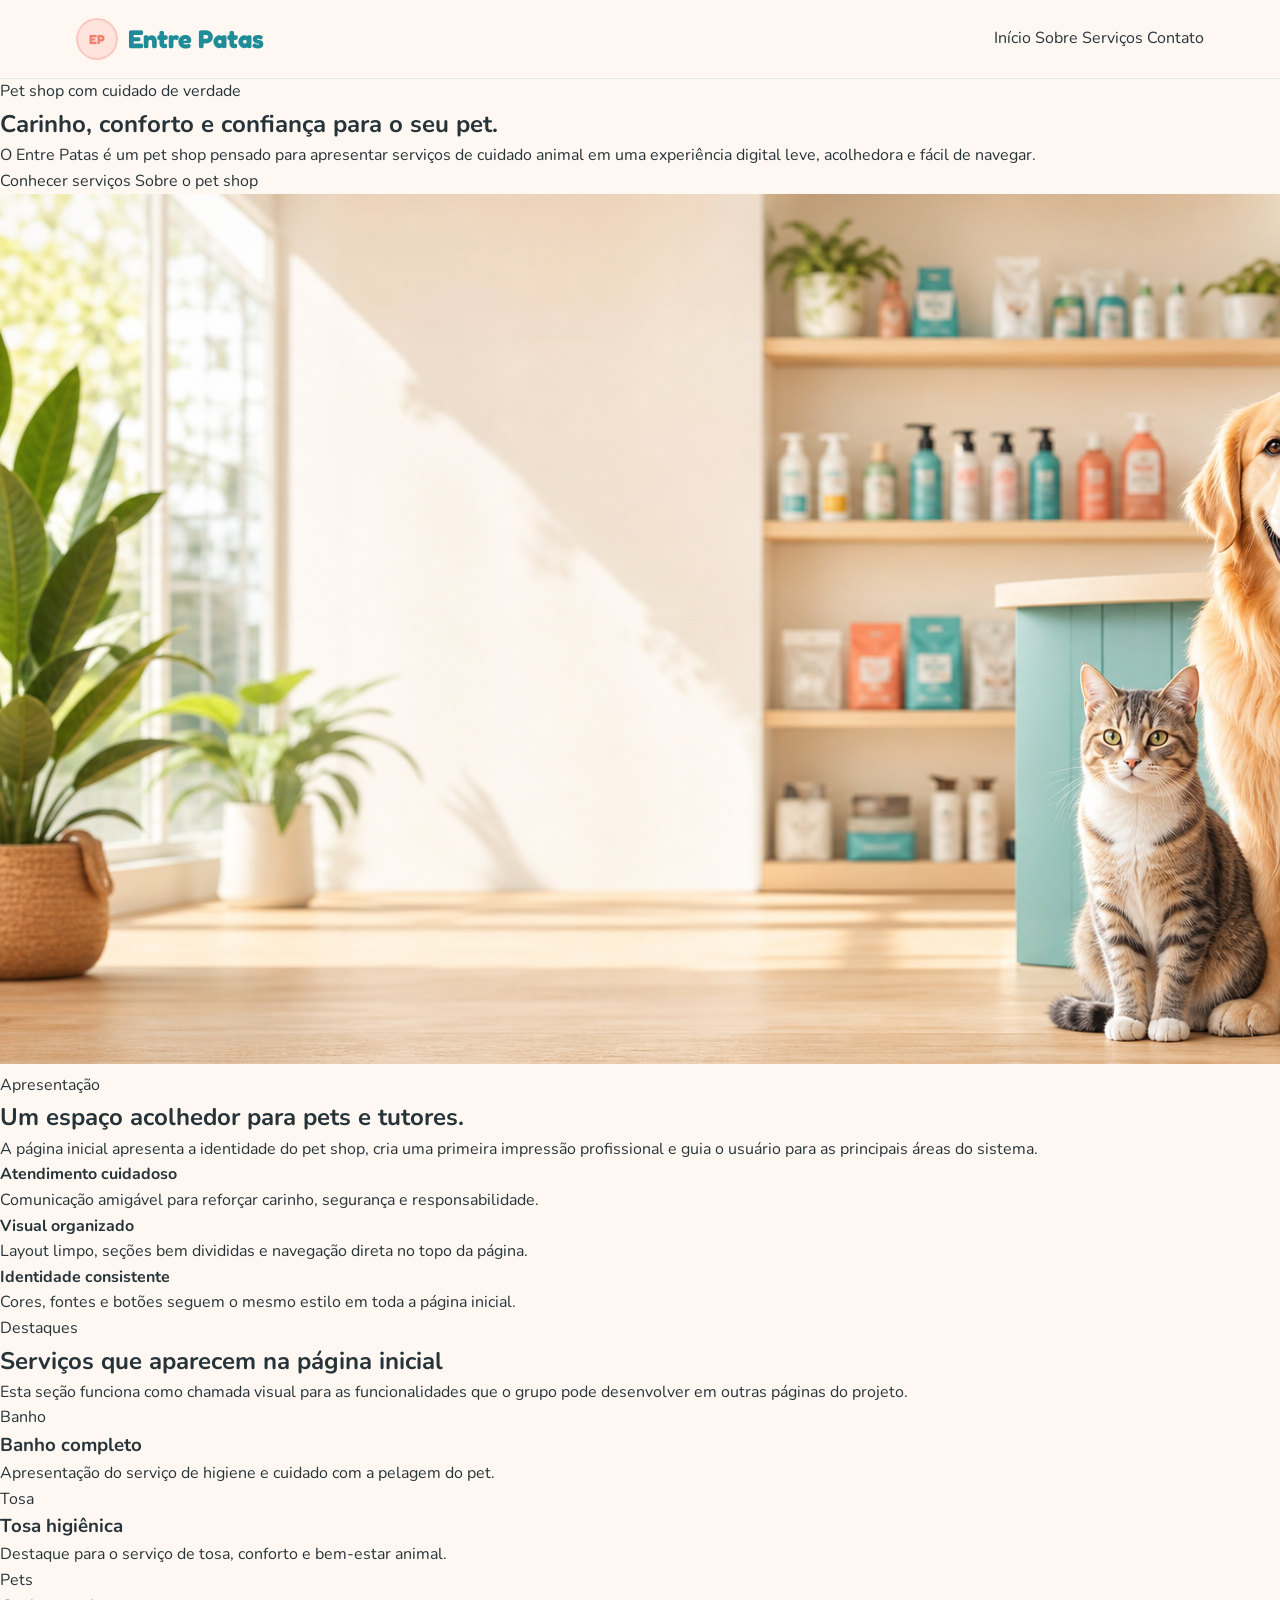
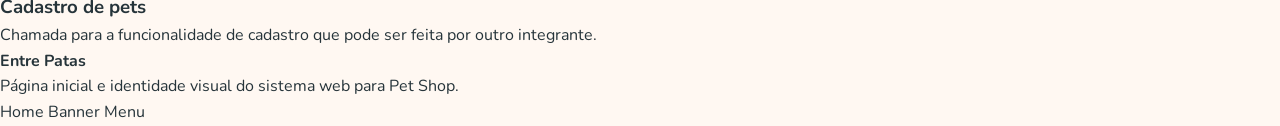
<file: index.html>
<!DOCTYPE html>
<html lang="pt-BR">
<head>
  <meta charset="UTF-8">
  <meta name="viewport" content="width=device-width, initial-scale=1.0">
  <title>Entre Patas | Pet Shop</title>
  <link rel="preconnect" href="https://fonts.googleapis.com">
  <link rel="preconnect" href="https://fonts.gstatic.com" crossorigin>
  <link href="https://fonts.googleapis.com/css2?family=Fredoka:wght@500;600;700&family=Nunito:wght@400;600;700;800&display=swap" rel="stylesheet">
  <link rel="stylesheet" href="css/index.css">
</head>
<body>
  <header class="site-header">
    <a class="brand" href="#inicio" aria-label="Entre Patas">
      <span class="brand-mark">EP</span>
      <span>Entre Patas</span>
    </a>

    <nav class="main-nav" aria-label="Menu principal">
      <a class="active" href="#inicio">Início</a>
      <a href="#sobre">Sobre</a>
      <a href="#servicos">Serviços</a>
      <a href="#contato">Contato</a>
    </nav>
  </header>

  <main>
    <section class="hero" id="inicio">
      <div class="hero-content">
        <p class="eyebrow">Pet shop com cuidado de verdade</p>
        <h1>Carinho, conforto e confiança para o seu pet.</h1>
        <p class="hero-text">
          O Entre Patas é um pet shop pensado para apresentar serviços de cuidado animal
          em uma experiência digital leve, acolhedora e fácil de navegar.
        </p>
        <div class="hero-actions">
          <a class="button primary" href="#servicos">Conhecer serviços</a>
          <a class="button secondary" href="#sobre">Sobre o pet shop</a>
        </div>
      </div>

      <div class="hero-visual">
        <img src="imagens/banner-entre-patas.png" alt="Cachorro e gato em um ambiente acolhedor de pet shop">
      </div>
    </section>

    <section class="section about" id="sobre">
      <div class="section-heading">
        <p class="eyebrow">Apresentação</p>
        <h2>Um espaço acolhedor para pets e tutores.</h2>
        <p>
          A página inicial apresenta a identidade do pet shop, cria uma primeira impressão
          profissional e guia o usuário para as principais áreas do sistema.
        </p>
      </div>

      <div class="about-grid">
        <article>
          <strong>Atendimento cuidadoso</strong>
          <p>Comunicação amigável para reforçar carinho, segurança e responsabilidade.</p>
        </article>
        <article>
          <strong>Visual organizado</strong>
          <p>Layout limpo, seções bem divididas e navegação direta no topo da página.</p>
        </article>
        <article>
          <strong>Identidade consistente</strong>
          <p>Cores, fontes e botões seguem o mesmo estilo em toda a página inicial.</p>
        </article>
      </div>
    </section>

    <section class="section services" id="servicos">
      <div class="section-heading">
        <p class="eyebrow">Destaques</p>
        <h2>Serviços que aparecem na página inicial</h2>
        <p>
          Esta seção funciona como chamada visual para as funcionalidades que o grupo
          pode desenvolver em outras páginas do projeto.
        </p>
      </div>

      <div class="cards">
        <article class="service-card">
          <span class="card-tag">Banho</span>
          <h3>Banho completo</h3>
          <p>Apresentação do serviço de higiene e cuidado com a pelagem do pet.</p>
        </article>
        <article class="service-card">
          <span class="card-tag">Tosa</span>
          <h3>Tosa higiênica</h3>
          <p>Destaque para o serviço de tosa, conforto e bem-estar animal.</p>
        </article>
        <article class="service-card">
          <span class="card-tag">Pets</span>
          <h3>Cadastro de pets</h3>
          <p>Chamada para a funcionalidade de cadastro que pode ser feita por outro integrante.</p>
        </article>
      </div>
    </section>

  </main>

  <footer class="site-footer" id="contato">
    <div>
      <strong>Entre Patas</strong>
      <p>Página inicial e identidade visual do sistema web para Pet Shop.</p>
    </div>
    <div class="footer-links">
      <span>Home</span>
      <span>Banner</span>
      <span>Menu</span>
    </div>
  </footer>

  <script src="js/index.js"></script>
</body>
</html>
</file>
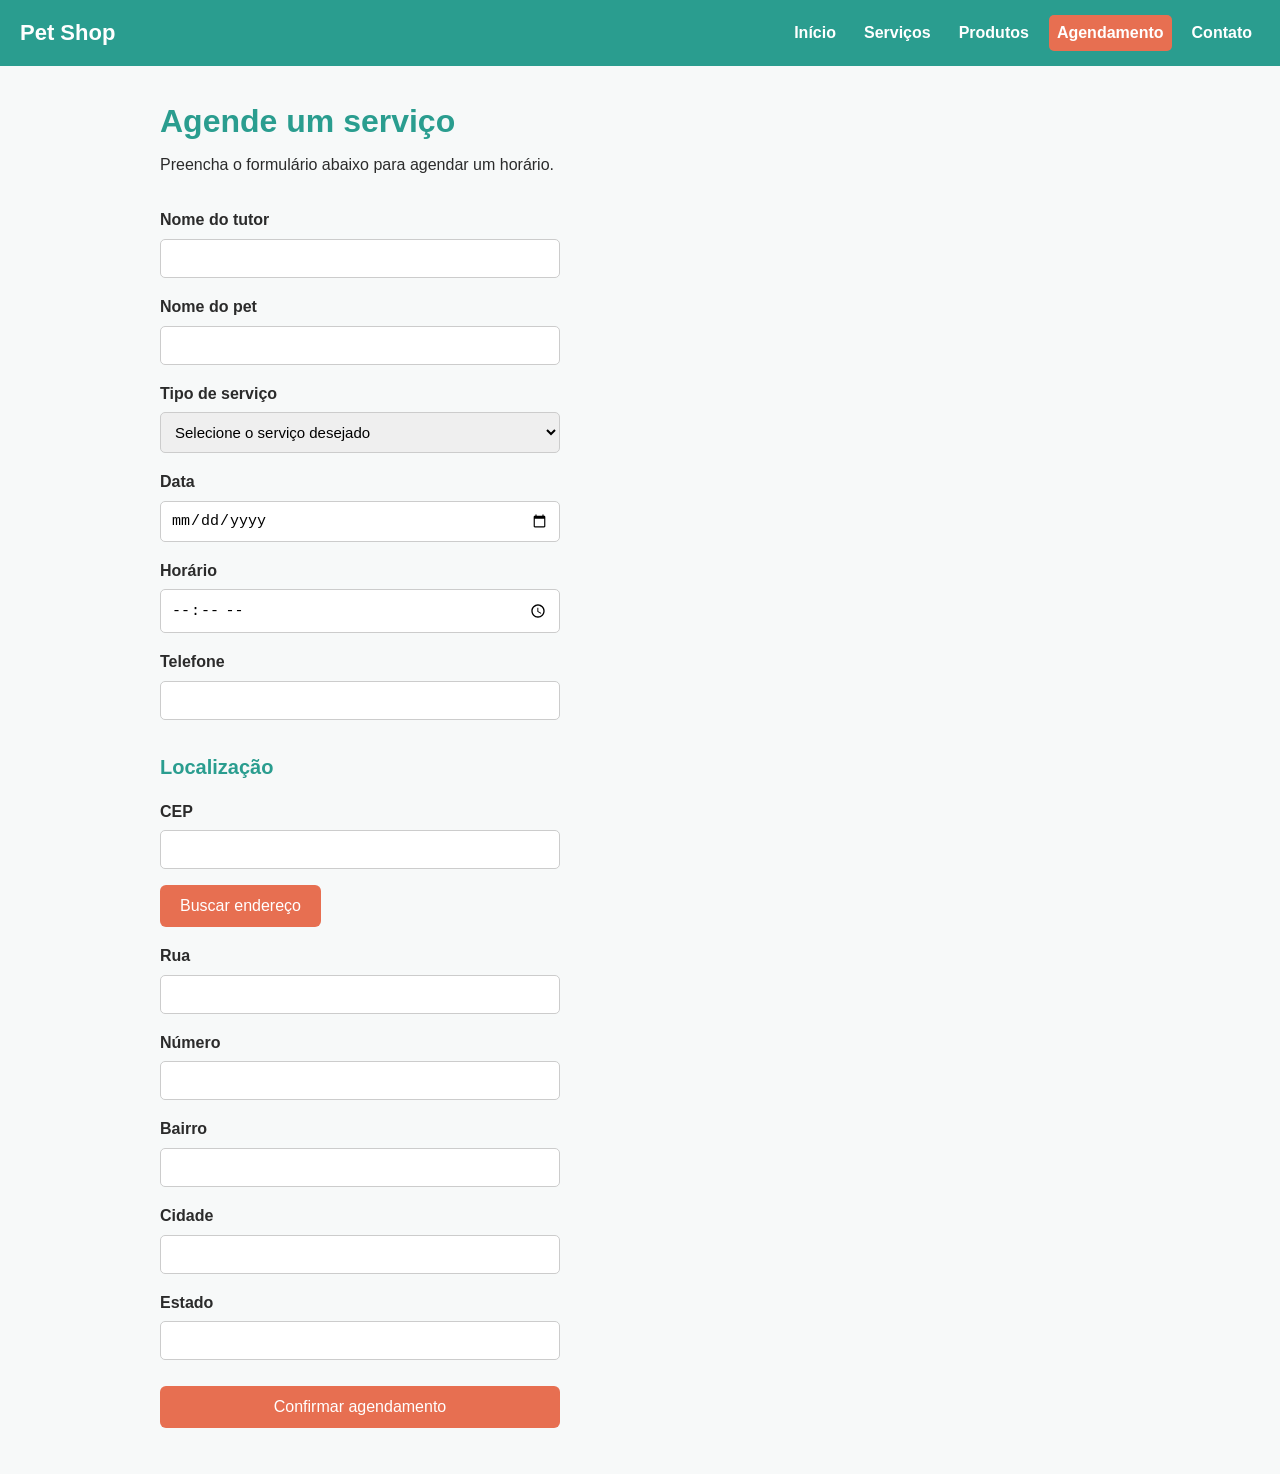
<file: agendamento.html>
<!DOCTYPE html>
<html lang="pt-br">
<head>
  <meta charset="UTF-8">
  <meta name="viewport" content="width=device-width, initial-scale=1.0">
  <title>Agendamento</title>
  <link rel="stylesheet" href="css/agendamento.css">
</head>
<body>

    <!-- Patronizar o cabeçalho -->
  <header class="cabecalho">
    <div class="logo"> Pet Shop </div>
    <nav class="menu">
      <a href="index.html">Início</a>
      <a href="servicos.html">Serviços</a>
      <a href="produtos.html">Produtos</a>
      <a href="agendamento.html" class="ativo">Agendamento</a>
      <a href="contato.html">Contato</a>
    </nav>
  </header>

  <main class="conteudo">
    <h1>Agende um serviço</h1>
    <p>Preencha o formulário abaixo para agendar um horário.</p>

    <form class="formulario" id="formAgendamento">
      <label for="tutor">Nome do tutor</label>
      <input type="text" id="tutor" required>

      <label for="pet">Nome do pet</label>
      <input type="text" id="pet" required>

      <label for="servico">Tipo de serviço</label>
      <select id="servico" required>
        <option value="">Selecione o serviço desejado</option>
        <option value="Banho">Banho</option>
        <option value="Tosa">Tosa</option>
        <option value="Consulta veterinária">Consulta veterinária</option>
        <option value="Vacinação">Vacinação</option>
      </select>

      <label for="data">Data</label>
      <input type="date" id="data" required>

      <label for="horario">Horário</label>
      <input type="time" id="horario" required>

      <label for="telefone">Telefone</label>
      <input type="tel" id="telefone" required>

      <h2 class="subtitulo">Localização</h2>

      <label for="cep">CEP</label>
      <input type="text" id="cep">
      <button type="button" class="botao botao-cep" onclick="buscarCep()">Buscar endereço</button>

      <label for="rua">Rua</label>
      <input type="text" id="rua">

      <label for="numero">Número</label>
      <input type="text" id="numero">

      <label for="bairro">Bairro</label>
      <input type="text" id="bairro">

      <label for="cidade">Cidade</label>
      <input type="text" id="cidade">

      <label for="estado">Estado</label>
      <input type="text" id="estado">

      <button type="submit" class="botao">Confirmar agendamento</button>
    </form>

    <p id="mensagem" class="mensagem"></p>
  </main>

  <!-- Patronizar o rodape -->
  <footer class="rodape">

  </footer>

  <script src="js/agendamento.js"></script>
</body>
</html>
</file>
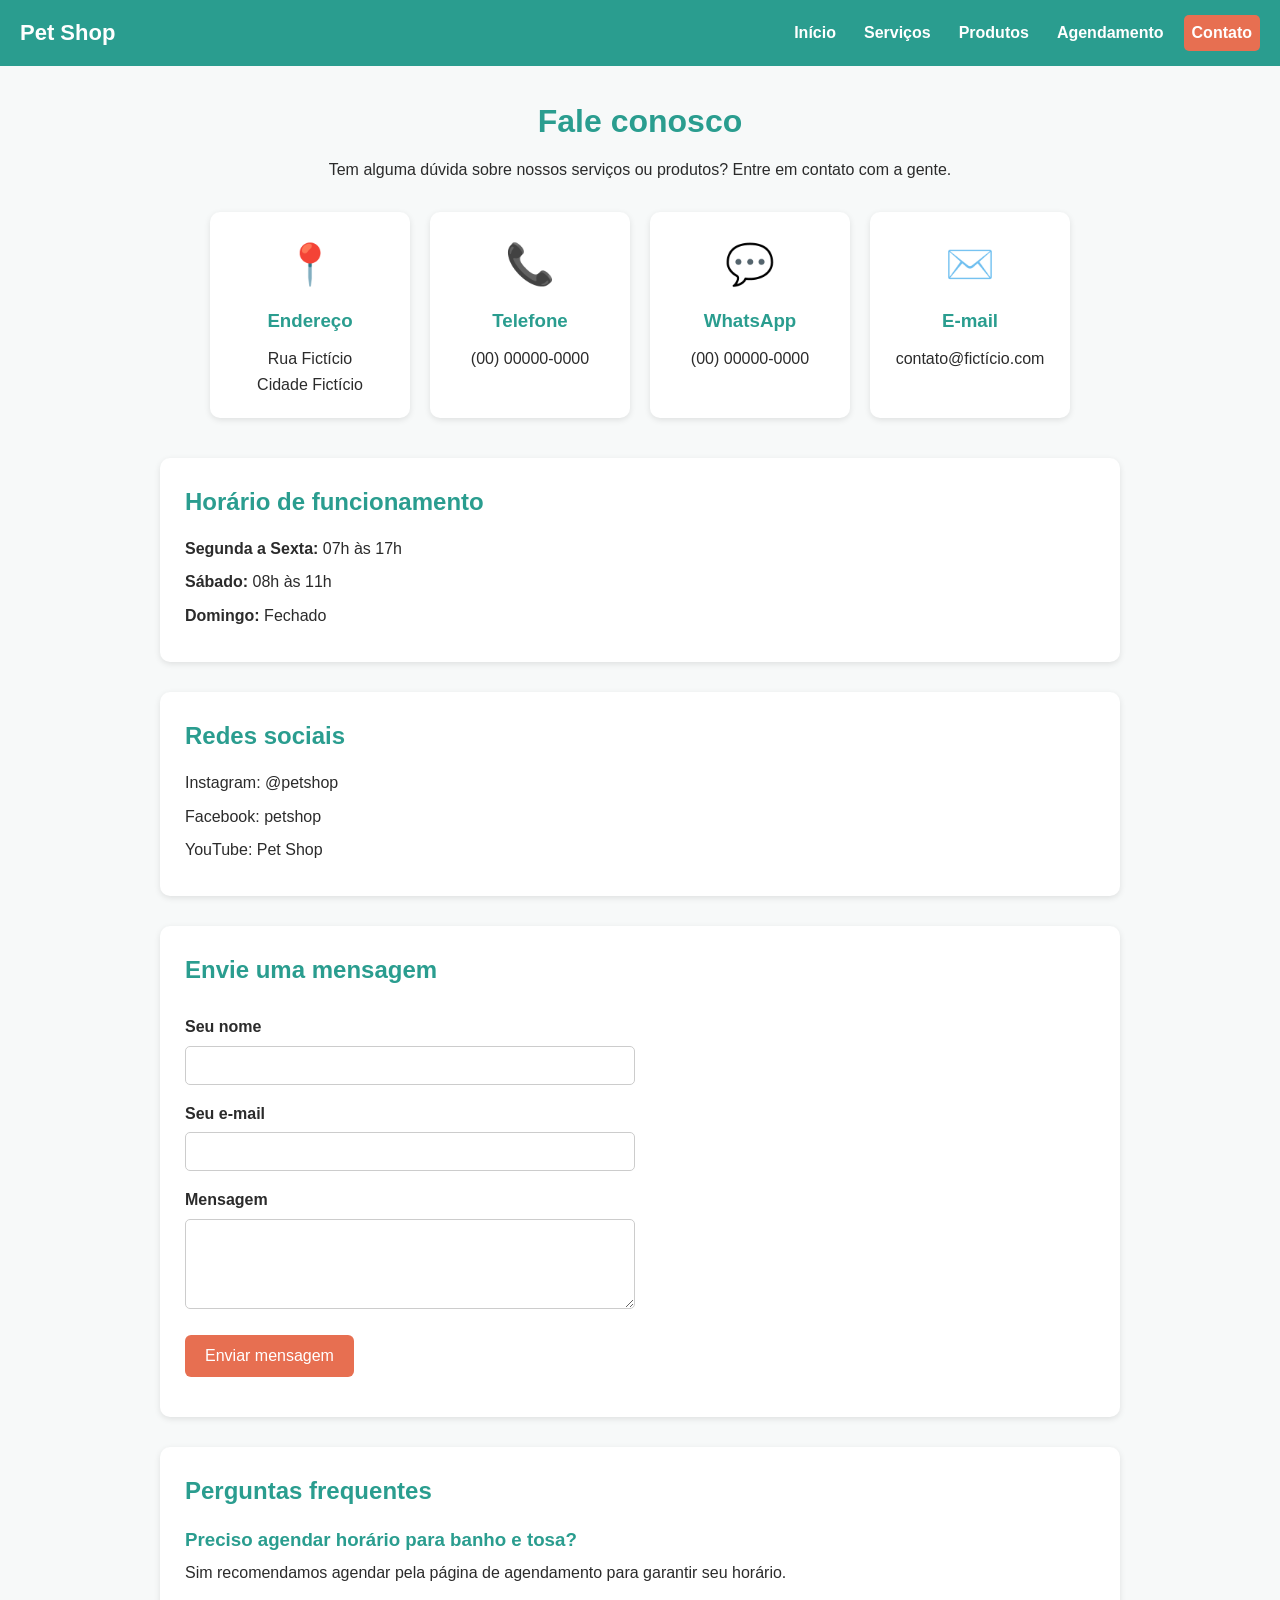
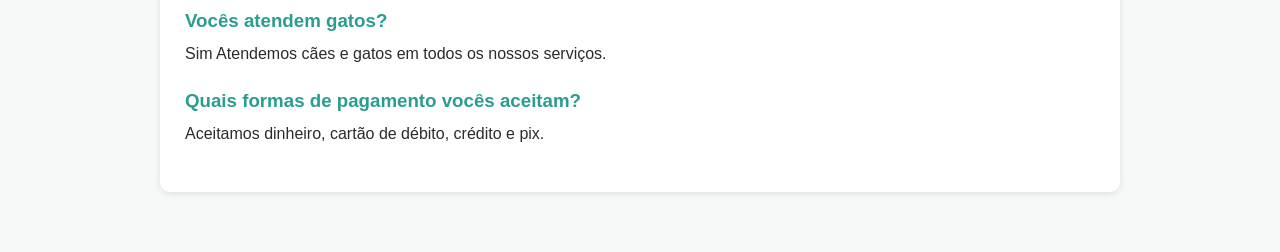
<file: contato.html>
<!DOCTYPE html>
<html lang="pt-br">
<head>
  <meta charset="UTF-8">
  <meta name="viewport" content="width=device-width, initial-scale=1.0">
  <title>Contato</title>
  <link rel="stylesheet" href="css/contato.css">
</head>
<body>

    <!-- Patronizar o cabeçalho -->
  <header class="cabecalho">
    <div class="logo"> Pet Shop </div>
    <nav class="menu">
      <a href="index.html">Início</a>
      <a href="servicos.html">Serviços</a>
      <a href="produtos.html">Produtos</a>
      <a href="agendamento.html">Agendamento</a>
      <a href="contato.html" class="ativo">Contato</a>
    </nav>
  </header>

  <main class="conteudo">
    <h1>Fale conosco</h1>
    <p class="texto-topo">
      Tem alguma dúvida sobre nossos serviços ou produtos? Entre em contato com a gente.
    </p>

    <div class="cards-contato">
      <div class="card-contato">
        <div class="icone">📍</div>
        <h3>Endereço</h3>
        <p>Rua Fictício<br>Cidade Fictício</p>
      </div>

      <div class="card-contato">
        <div class="icone">📞</div>
        <h3>Telefone</h3>
        <p>(00) 00000-0000</p>
      </div>

      <div class="card-contato">
        <div class="icone">💬</div>
        <h3>WhatsApp</h3>
        <p>(00) 00000-0000</p>
      </div>

      <div class="card-contato">
        <div class="icone">✉️</div>
        <h3>E-mail</h3>
        <p>contato@fictício.com</p>
      </div>
    </div>

    <section class="bloco">
      <h2>Horário de funcionamento</h2>
      <div class="horarios">
        <p><strong>Segunda a Sexta:</strong> 07h às 17h</p>
        <p><strong>Sábado:</strong> 08h às 11h</p>
        <p><strong>Domingo:</strong> Fechado</p>
      </div>
    </section>

    <section class="bloco">
      <h2>Redes sociais</h2>
      <div class="redes">
        <p>Instagram: @petshop</p>
        <p>Facebook: petshop</p>
        <p>YouTube: Pet Shop</p>
      </div>
    </section>

    <section class="bloco">
      <h2>Envie uma mensagem</h2>
      <form class="formulario-contato" id="formContato">
        <label for="nome">Seu nome</label>
        <input type="text" id="nome" required>

        <label for="email">Seu e-mail</label>
        <input type="email" id="email" required>

        <label for="mensagem">Mensagem</label>
        <textarea id="mensagem" rows="4" required></textarea>

        <button type="submit" class="botao">Enviar mensagem</button>
      </form>

      <p id="avisoContato" class="aviso"></p>
    </section>

    <section class="bloco">
      <h2>Perguntas frequentes</h2>

      <div class="pergunta">
        <h3>Preciso agendar horário para banho e tosa?</h3>
        <p>Sim recomendamos agendar pela página de agendamento para garantir seu horário.</p>
      </div>

      <div class="pergunta">
        <h3>Vocês atendem gatos?</h3>
        <p>Sim Atendemos cães e gatos em todos os nossos serviços.</p>
      </div>

      <div class="pergunta">
        <h3>Quais formas de pagamento vocês aceitam?</h3>
        <p>Aceitamos dinheiro, cartão de débito, crédito e pix.</p>
      </div>
    </section>
  </main>

    <!-- Patronizar o rodape -->
  <footer class="rodape">

  </footer>

  <script src="js/contato.js"></script>
</body>
</html>
</file>
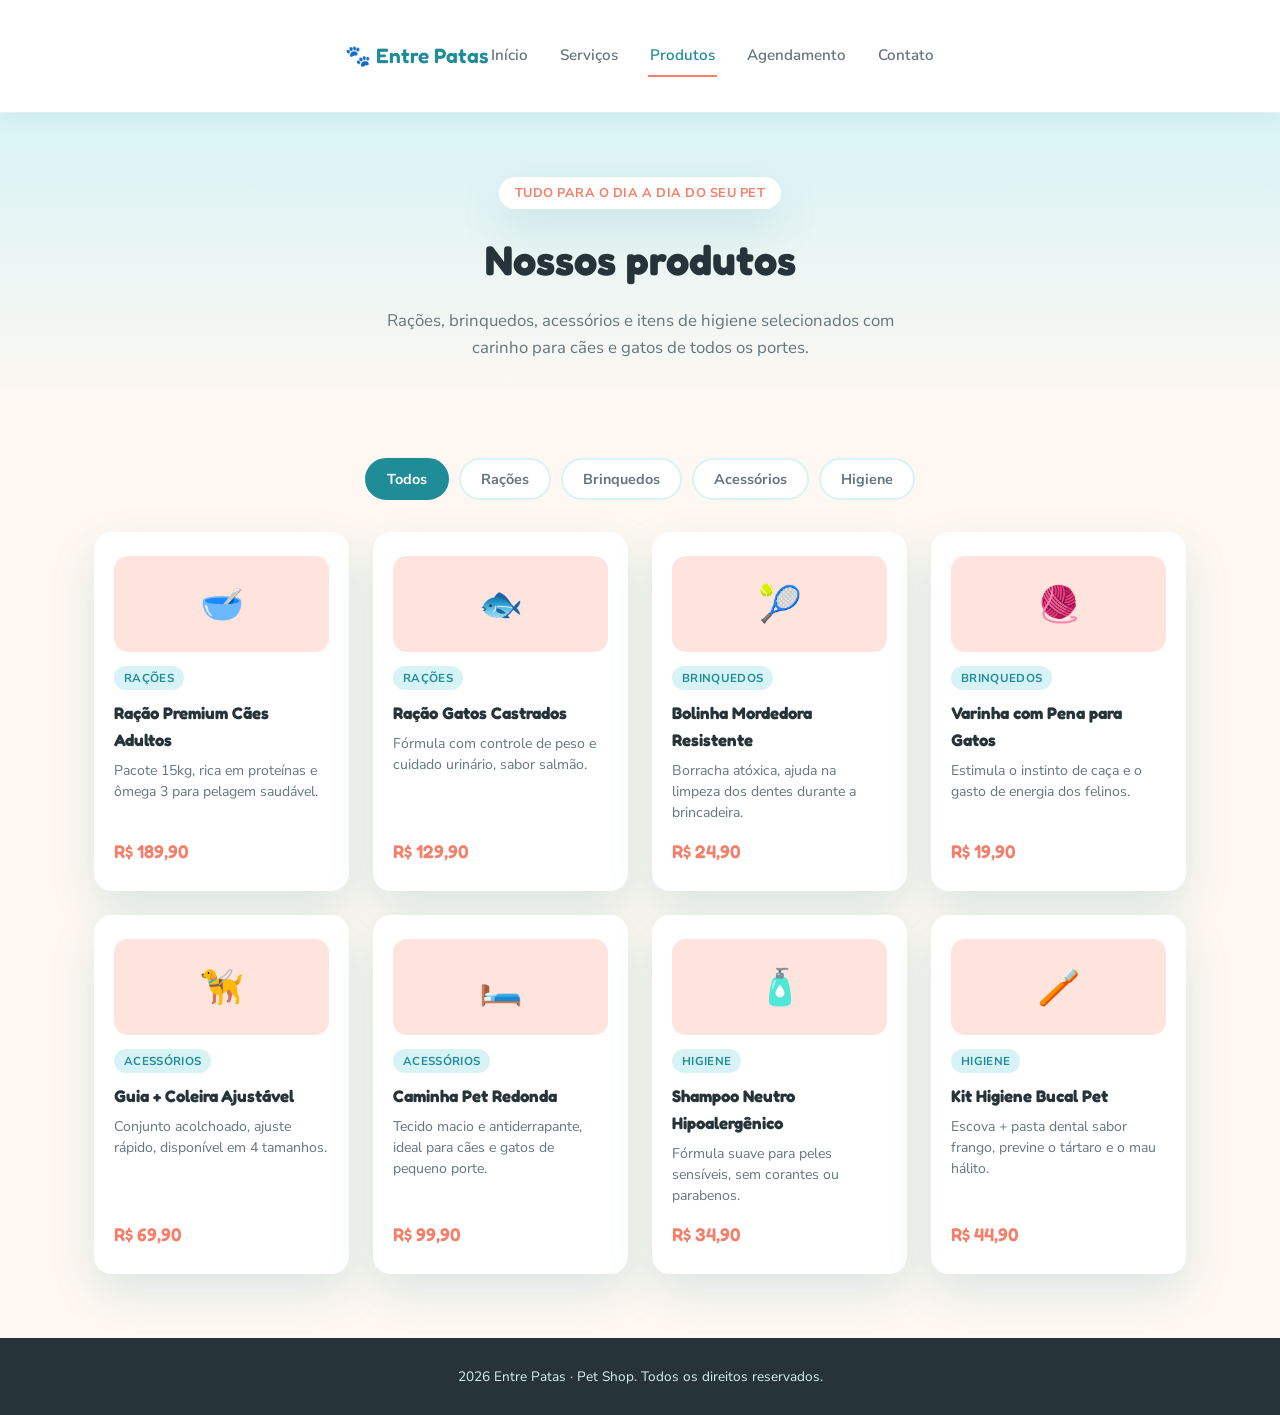
<file: produtos.html>
<!DOCTYPE html>
<html lang="pt-BR">
<head>
  <meta charset="UTF-8">
  <meta name="viewport" content="width=device-width, initial-scale=1.0">
  <title>Produtos | Entre Patas</title>
  <link rel="preconnect" href="https://fonts.googleapis.com">
  <link href="https://fonts.googleapis.com/css2?family=Fredoka:wght@500;600;700&family=Nunito+Sans:wght@400;600;700&display=swap" rel="stylesheet">
  <link rel="stylesheet" href="css/index.css">
  <link rel="stylesheet" href="css/paginas-comuns.css">
  <link rel="stylesheet" href="css/produtos.css">
</head>
<body>

  <!-- ===== CABEÇALHO (alinhar com o header do index.html) ===== -->
  <header class="site-header">
    <div class="container nav-wrap">
      <a href="index.html" class="logo">🐾 Entre Patas</a>
      <nav class="main-nav">
        <a href="index.html">Início</a>
        <a href="servicos.html">Serviços</a>
        <a href="produtos.html" class="active">Produtos</a>
        <a href="agendamento.html">Agendamento</a>
        <a href="contato.html">Contato</a>
      </nav>
    </div>
  </header>

  <!-- ===== HERO DA PÁGINA ===== -->
  <section class="page-hero">
    <div class="container">
      <span class="eyebrow">Tudo para o dia a dia do seu pet</span>
      <h1>Nossos produtos</h1>
      <p>Rações, brinquedos, acessórios e itens de higiene selecionados com carinho para cães e gatos de todos os portes.</p>
    </div>
  </section>

  <!-- ===== FILTROS ===== -->
  <section class="filters-section">
    <div class="container filter-tabs" id="filterTabs">
      <button class="filter-btn active" data-filter="todos">Todos</button>
      <button class="filter-btn" data-filter="racoes">Rações</button>
      <button class="filter-btn" data-filter="brinquedos">Brinquedos</button>
      <button class="filter-btn" data-filter="acessorios">Acessórios</button>
      <button class="filter-btn" data-filter="higiene">Higiene</button>
    </div>
  </section>

  <!-- ===== GRID DE PRODUTOS ===== -->
  <section class="products-section">
    <div class="container products-grid" id="productsGrid">

      <article class="product-card" data-category="racoes">
        <div class="product-thumb">🥣</div>
        <span class="product-tag">Rações</span>
        <h3>Ração Premium Cães Adultos</h3>
        <p>Pacote 15kg, rica em proteínas e ômega 3 para pelagem saudável.</p>
        <div class="product-footer">
          <span class="price">R$ 189,90</span>
        </div>
      </article>

      <article class="product-card" data-category="racoes">
        <div class="product-thumb">🐟</div>
        <span class="product-tag">Rações</span>
        <h3>Ração Gatos Castrados</h3>
        <p>Fórmula com controle de peso e cuidado urinário, sabor salmão.</p>
        <div class="product-footer">
          <span class="price">R$ 129,90</span>
        </div>
      </article>

      <article class="product-card" data-category="brinquedos">
        <div class="product-thumb">🎾</div>
        <span class="product-tag">Brinquedos</span>
        <h3>Bolinha Mordedora Resistente</h3>
        <p>Borracha atóxica, ajuda na limpeza dos dentes durante a brincadeira.</p>
        <div class="product-footer">
          <span class="price">R$ 24,90</span>
        </div>
      </article>

      <article class="product-card" data-category="brinquedos">
        <div class="product-thumb">🧶</div>
        <span class="product-tag">Brinquedos</span>
        <h3>Varinha com Pena para Gatos</h3>
        <p>Estimula o instinto de caça e o gasto de energia dos felinos.</p>
        <div class="product-footer">
          <span class="price">R$ 19,90</span>
        </div>
      </article>

      <article class="product-card" data-category="acessorios">
        <div class="product-thumb">🦮</div>
        <span class="product-tag">Acessórios</span>
        <h3>Guia + Coleira Ajustável</h3>
        <p>Conjunto acolchoado, ajuste rápido, disponível em 4 tamanhos.</p>
        <div class="product-footer">
          <span class="price">R$ 69,90</span>
        </div>
      </article>

      <article class="product-card" data-category="acessorios">
        <div class="product-thumb">🛏️</div>
        <span class="product-tag">Acessórios</span>
        <h3>Caminha Pet Redonda</h3>
        <p>Tecido macio e antiderrapante, ideal para cães e gatos de pequeno porte.</p>
        <div class="product-footer">
          <span class="price">R$ 99,90</span>
        </div>
      </article>

      <article class="product-card" data-category="higiene">
        <div class="product-thumb">🧴</div>
        <span class="product-tag">Higiene</span>
        <h3>Shampoo Neutro Hipoalergênico</h3>
        <p>Fórmula suave para peles sensíveis, sem corantes ou parabenos.</p>
        <div class="product-footer">
          <span class="price">R$ 34,90</span>
        </div>
      </article>

      <article class="product-card" data-category="higiene">
        <div class="product-thumb">🪥</div>
        <span class="product-tag">Higiene</span>
        <h3>Kit Higiene Bucal Pet</h3>
        <p>Escova + pasta dental sabor frango, previne o tártaro e o mau hálito.</p>
        <div class="product-footer">
          <span class="price">R$ 44,90</span>
        </div>
      </article>

    </div>

    <p class="empty-state" id="emptyState" hidden>Nenhum produto encontrado nessa categoria.</p>
  </section>

  <!-- ===== RODAPÉ (alinhar com o footer do index.html) ===== -->
  <footer class="site-footer">
    <div class="container">
      <p>2026 Entre Patas · Pet Shop. Todos os direitos reservados.</p>
    </div>
  </footer>

  <script src="js/produtos.js"></script>
</body>
</html>
</file>
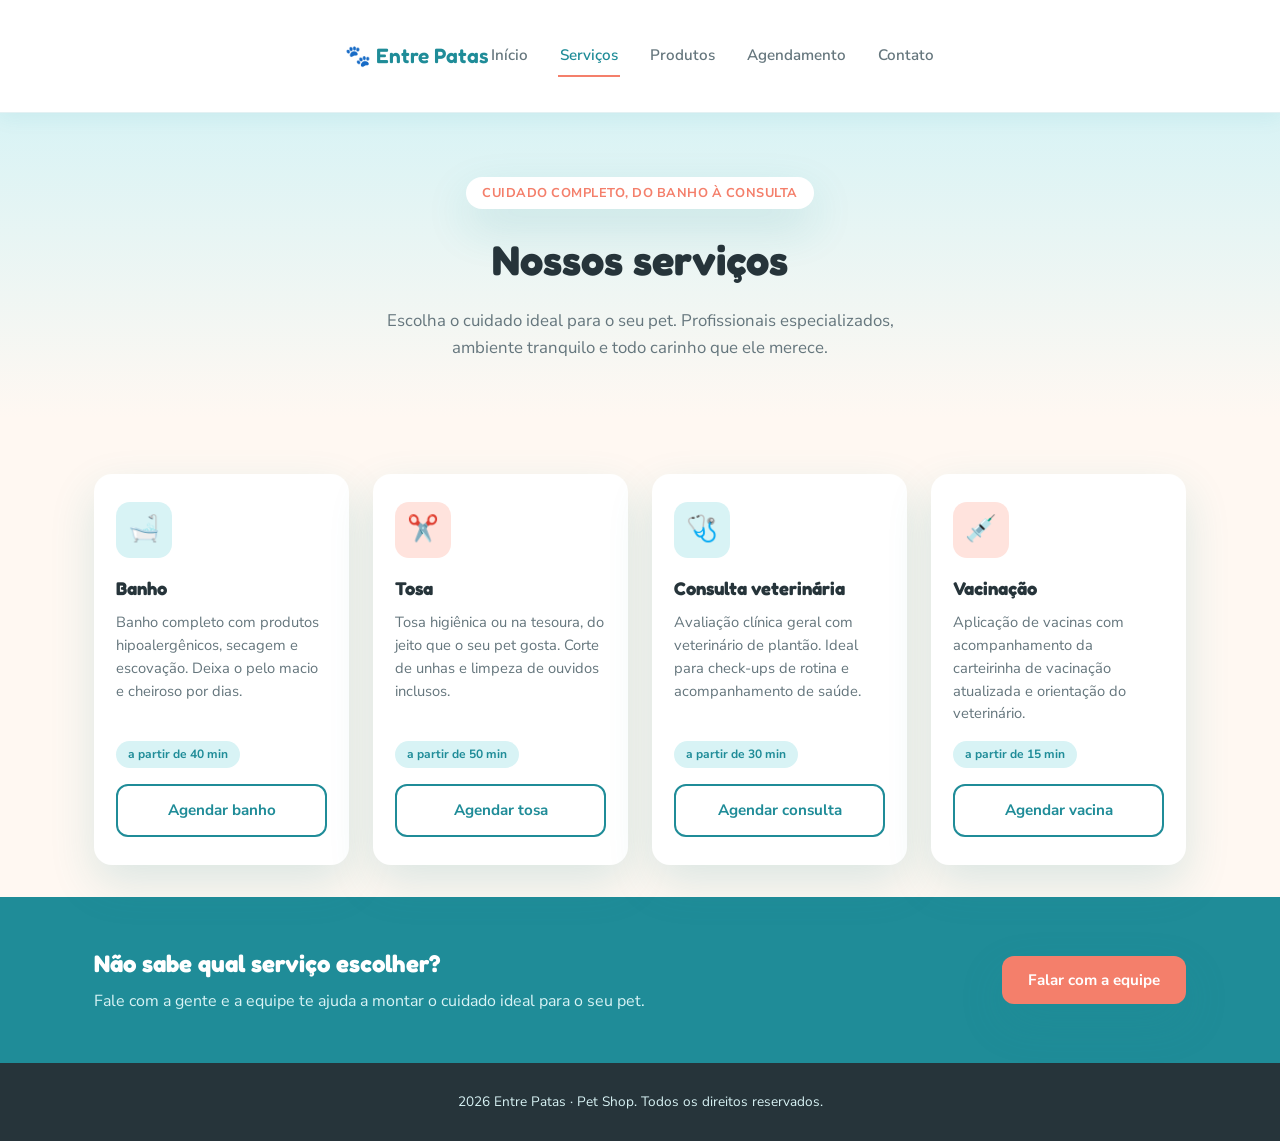
<file: servicos.html>
<!DOCTYPE html>
<html lang="pt-BR">
<head>
  <meta charset="UTF-8">
  <meta name="viewport" content="width=device-width, initial-scale=1.0">
  <title>Serviços | Entre Patas</title>
  <link rel="preconnect" href="https://fonts.googleapis.com">
  <link href="https://fonts.googleapis.com/css2?family=Fredoka:wght@500;600;700&family=Nunito+Sans:wght@400;600;700&display=swap" rel="stylesheet">
  <link rel="stylesheet" href="css/index.css">
  <link rel="stylesheet" href="css/paginas-comuns.css">
  <link rel="stylesheet" href="css/servicos.css">
</head>
<body>

  <!-- ===== CABEÇALHO (alinhar com o header do index.html) ===== -->
  <header class="site-header">
    <div class="container nav-wrap">
      <a href="index.html" class="logo">🐾 Entre Patas</a>
      <nav class="main-nav">
        <a href="index.html">Início</a>
        <a href="servicos.html" class="active">Serviços</a>
        <a href="produtos.html">Produtos</a>
        <a href="agendamento.html">Agendamento</a>
        <a href="contato.html">Contato</a>
      </nav>
    </div>
  </header>

  <!-- ===== HERO DA PÁGINA ===== -->
  <section class="page-hero">
    <div class="container">
      <span class="eyebrow">Cuidado completo, do banho à consulta</span>
      <h1>Nossos serviços</h1>
      <p>Escolha o cuidado ideal para o seu pet. Profissionais especializados, ambiente tranquilo e todo carinho que ele merece.</p>
    </div>
  </section>

  <!-- ===== GRID DE SERVIÇOS ===== -->
  <section class="services-section">
    <div class="container services-grid">

      <article class="service-card">
        <div class="service-icon" style="background: var(--azul-claro);">🛁</div>
        <h3>Banho</h3>
        <p>Banho completo com produtos hipoalergênicos, secagem e escovação. Deixa o pelo macio e cheiroso por dias.</p>
        <div class="service-meta">
          <span class="tag">a partir de 40 min</span>
        </div>
        <a href="agendamento.html?servico=banho" class="btn-outline">Agendar banho</a>
      </article>

      <article class="service-card">
        <div class="service-icon" style="background: var(--coral-claro);">✂️</div>
        <h3>Tosa</h3>
        <p>Tosa higiênica ou na tesoura, do jeito que o seu pet gosta. Corte de unhas e limpeza de ouvidos inclusos.</p>
        <div class="service-meta">
          <span class="tag">a partir de 50 min</span>
        </div>
        <a href="agendamento.html?servico=tosa" class="btn-outline">Agendar tosa</a>
      </article>

      <article class="service-card">
        <div class="service-icon" style="background: var(--azul-claro);">🩺</div>
        <h3>Consulta veterinária</h3>
        <p>Avaliação clínica geral com veterinário de plantão. Ideal para check-ups de rotina e acompanhamento de saúde.</p>
        <div class="service-meta">
          <span class="tag">a partir de 30 min</span>
        </div>
        <a href="agendamento.html?servico=consulta" class="btn-outline">Agendar consulta</a>
      </article>

      <article class="service-card">
        <div class="service-icon" style="background: var(--coral-claro);">💉</div>
        <h3>Vacinação</h3>
        <p>Aplicação de vacinas com acompanhamento da carteirinha de vacinação atualizada e orientação do veterinário.</p>
        <div class="service-meta">
          <span class="tag">a partir de 15 min</span>
        </div>
        <a href="agendamento.html?servico=vacinacao" class="btn-outline">Agendar vacina</a>
      </article>

    </div>
  </section>

  <!-- ===== CHAMADA FINAL ===== -->
  <section class="cta-band">
    <div class="container cta-inner">
      <div>
        <h2>Não sabe qual serviço escolher?</h2>
        <p>Fale com a gente e a equipe te ajuda a montar o cuidado ideal para o seu pet.</p>
      </div>
      <a href="contato.html" class="btn-solid">Falar com a equipe</a>
    </div>
  </section>

  <!-- ===== RODAPÉ (alinhar com o footer do index.html) ===== -->
  <footer class="site-footer">
    <div class="container">
      <p>2026 Entre Patas · Pet Shop. Todos os direitos reservados.</p>
    </div>
  </footer>

</body>
</html>
</file>
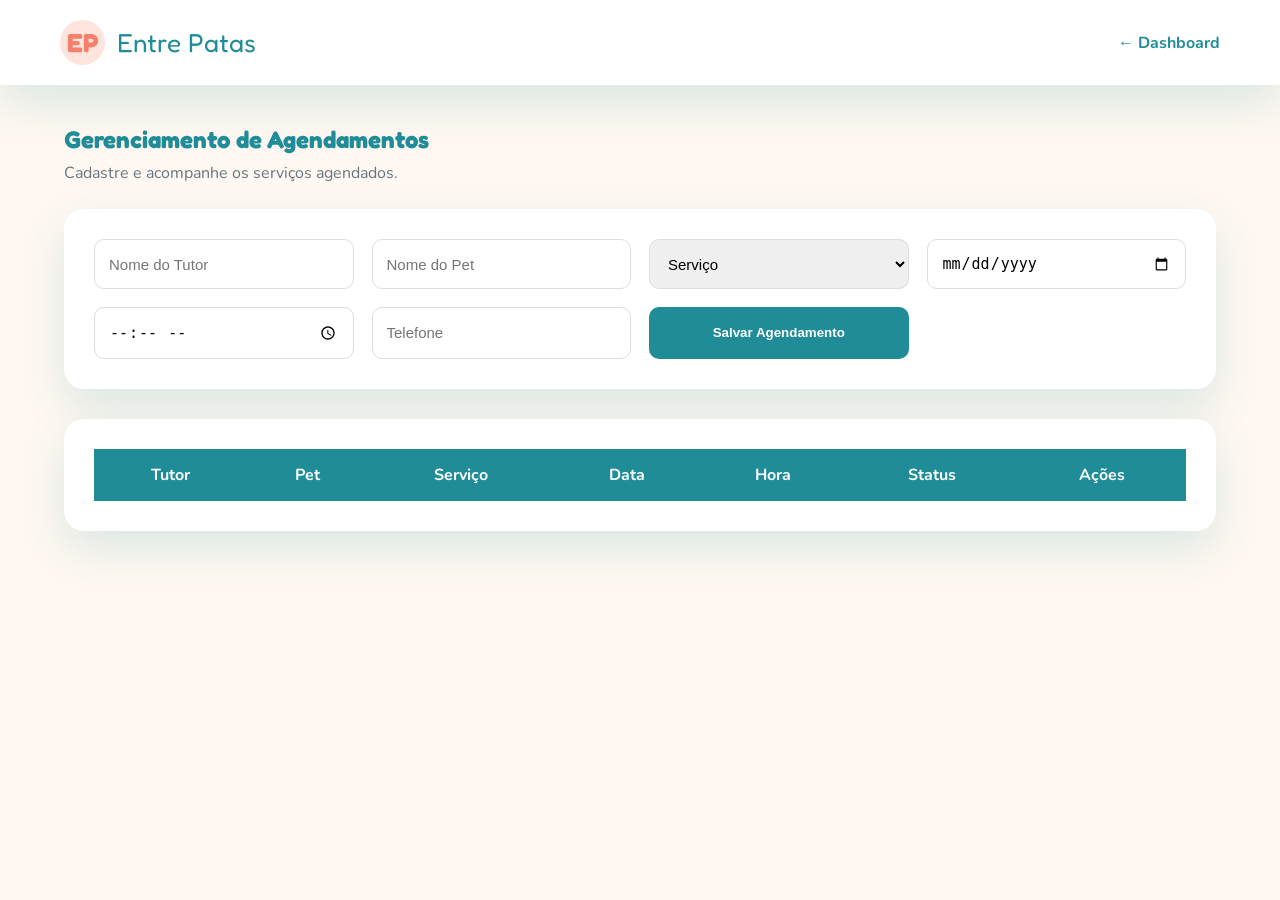
<file: admin/agendamentos.html>
<!DOCTYPE html>
<html lang="pt-BR">
<head>
    <meta charset="UTF-8">
    <meta name="viewport" content="width=device-width, initial-scale=1.0">
    <title>Entre Patas | Agendamentos</title>

    <link rel="preconnect" href="https://fonts.googleapis.com">
    <link rel="preconnect" href="https://fonts.gstatic.com" crossorigin>

    <link href="https://fonts.googleapis.com/css2?family=Fredoka:wght@500;600;700&family=Nunito:wght@400;600;700;800&display=swap" rel="stylesheet">

    <link rel="stylesheet" href="css/agendamentos.css">
</head>

<body>

<header class="site-header">

    <div class="brand">

        <div class="brand-mark">EP</div>

        <span>Entre Patas</span>

    </div>

    <a class="voltar" href="dashboard.html">← Dashboard</a>

</header>

<main>

<section class="titulo">

<h1>Gerenciamento de Agendamentos</h1>

<p>Cadastre e acompanhe os serviços agendados.</p>

</section>

<section class="card">

<form id="formAgendamento">

<input type="text" id="tutor" placeholder="Nome do Tutor" required>

<input type="text" id="pet" placeholder="Nome do Pet" required>

<select id="servico" required>

<option value="">Serviço</option>

<option>Banho</option>

<option>Tosa</option>

<option>Banho e Tosa</option>

<option>Consulta</option>

<option>Vacinação</option>

</select>

<input type="date" id="data" required>

<input type="time" id="hora" required>

<input type="tel" id="telefone" placeholder="Telefone" required>

<button type="submit">

Salvar Agendamento

</button>

</form>

</section>

<section class="card">

<table>

<thead>

<tr>

<th>Tutor</th>

<th>Pet</th>

<th>Serviço</th>

<th>Data</th>

<th>Hora</th>

<th>Status</th>

<th>Ações</th>

</tr>

</thead>

<tbody id="tabelaAgendamentos">

</tbody>

</table>

</section>

</main>

<script src="js/agendamentos.js"></script>

</body>
</html>
</file>
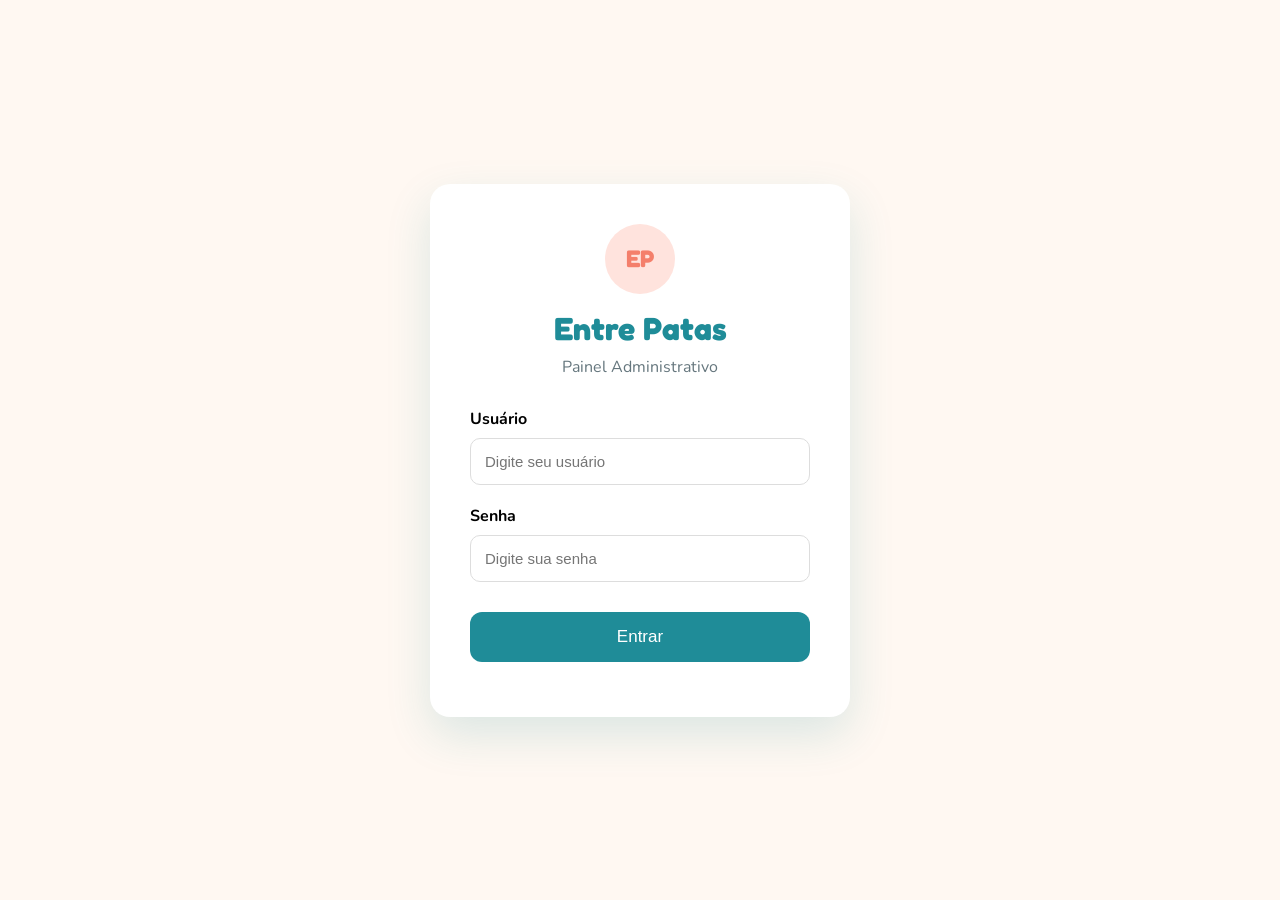
<file: admin/dashboard.html>
<!DOCTYPE html>
<html lang="pt-BR">
<head>
    <meta charset="UTF-8">
    <meta name="viewport" content="width=device-width, initial-scale=1.0">
    <title>Entre Patas | Dashboard</title>

    <link rel="preconnect" href="https://fonts.googleapis.com">
    <link rel="preconnect" href="https://fonts.gstatic.com" crossorigin>

    <link href="https://fonts.googleapis.com/css2?family=Fredoka:wght@500;600;700&family=Nunito:wght@400;600;700;800&display=swap" rel="stylesheet">

    <link rel="stylesheet" href="css/dashboard.css">
</head>
<body>

<header class="site-header">

    <div class="brand">

        <div class="brand-mark">EP</div>

        <span>Entre Patas</span>

    </div>

    <button id="btnSair">Sair</button>

</header>

<main>

    <section class="titulo">

        <h1>Painel Administrativo</h1>

        <p>Gerencie os serviços do pet shop.</p>

    </section>

    <section class="cards">

        <a href="agendamentos.html" class="card">

            <h2>📅 Agendamentos</h2>

            <p>Visualize e gerencie todos os agendamentos.</p>

        </a>

        <a href="pets.html" class="card">

            <h2>🐶 Pets</h2>

            <p>Cadastre e edite os pets.</p>

        </a>

        <a href="produtos.html" class="card">

            <h2>🛒 Produtos</h2>

            <p>Gerencie os produtos da loja.</p>

        </a>

        <a href="servicos.html" class="card">

            <h2>🩺 Serviços</h2>

            <p>Cadastre e altere os serviços.</p>

        </a>

    </section>

</main>

<script src="js/dashboard.js"></script>

</body>
</html>
</file>
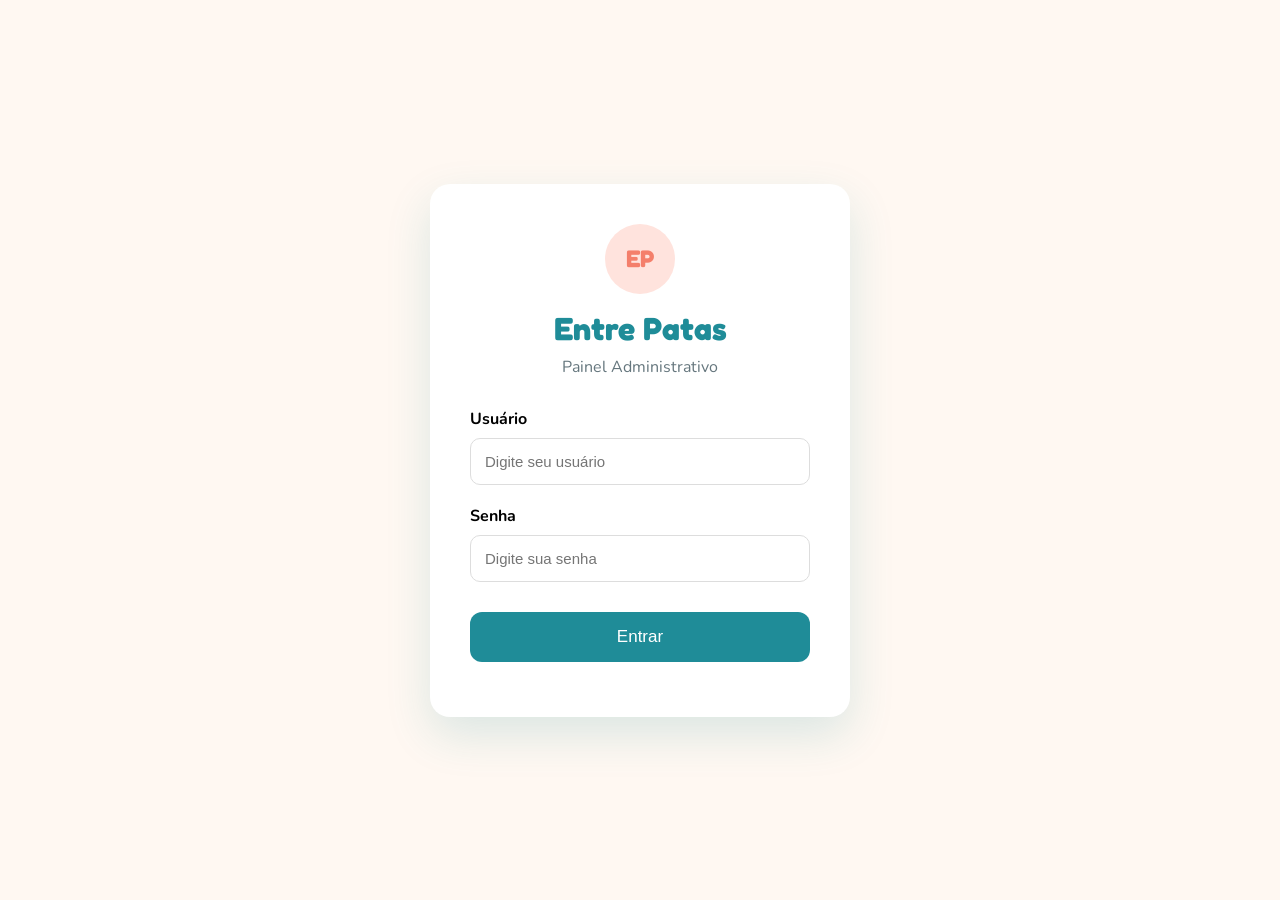
<file: admin/login.html>
<!--Ray Silva Matos-->
<!DOCTYPE html>
<html lang="pt-BR">
<head>
    <meta charset="UTF-8">
    <meta name="viewport" content="width=device-width, initial-scale=1.0">
    <title>Entre Patas | Login Administrativo</title>

    <link rel="preconnect" href="https://fonts.googleapis.com">
    <link rel="preconnect" href="https://fonts.gstatic.com" crossorigin>

    <link href="https://fonts.googleapis.com/css2?family=Fredoka:wght@500;600;700&family=Nunito:wght@400;600;700;800&display=swap" rel="stylesheet">

    <link rel="stylesheet" href="css/login.css">
</head>

<body>

<div class="login-card">

    <div class="logo">
        <div class="logo-circle">EP</div>

        <h1>Entre Patas</h1>

        <p>Painel Administrativo</p>
    </div>

    <form id="loginForm">

        <label>Usuário</label>

        <input
            type="text"
            id="usuario"
            placeholder="Digite seu usuário"
            required
        >

        <label>Senha</label>

        <input
            type="password"
            id="senha"
            placeholder="Digite sua senha"
            required
        >

        <button type="submit">

            Entrar

        </button>

        <p id="mensagem"></p>

    </form>

</div>

<script src="js/login.js"></script>

</body>
</html>
</file>
<file: css/index.css>
:root {
  --azul-principal: #1f8c98;
  --coral-destaque: #f47f6b;
  --azul-claro: #d8f3f5;
  --coral-claro: #ffe3dd;
  --creme: #fff8f2;
  --branco: #ffffff;
  --texto: #26343a;
  --texto-suave: #65767d;
  --sombra: 0 18px 45px rgba(31, 140, 152, 0.16);
}

* {
  box-sizing: border-box;
  margin: 0;
  padding: 0;
}

html {
  scroll-behavior: smooth;
}

body {
  min-height: 100vh;
  background: var(--creme);
  color: var(--texto);
  font-family: "Nunito", Arial, sans-serif;
  line-height: 1.6;
}

a {
  color: inherit;
  text-decoration: none;
}

.site-header {
  position: sticky;
  top: 0;
  z-index: 10;
  display: flex;
  align-items: center;
  justify-content: space-between;
  gap: 20px;
  padding: 18px clamp(20px, 6vw, 76px);
  background: rgba(255, 248, 242, 0.94);
  border-bottom: 1px solid rgba(31, 140, 152, 0.12);
  backdrop-filter: blur(16px);
}

.brand {
  display: inline-flex;
  align-items: center;
  gap: 10px;
  color: var(--azul-principal);
  font-family: "Fredoka", "Trebuchet MS", sans-serif;
  font-size: clamp(1.25rem, 2vw, 1.65rem);
  font-weight: 700;
  white-space: nowrap;
}

.brand-mark {
  display: grid;
  width: 42px;
  height: 42px;
  place-items: center;
  background: var(--coral-claro);
  border: 2px solid rgba(244, 127, 107, 0.28);
  border-radius: 50%;
  color: var(--coral-destaque);
  font-size: 0.82rem;
  font-weight: 900;
}
</file>
<file: css/agendamento.css>
/* Padronizar o css */

* {
  margin: 0;
  padding: 0;
  box-sizing: border-box;
}

body {
  font-family: Arial, Helvetica, sans-serif;
  background-color: #f7f9f9; 
  color: #2b2b2b;  
  line-height: 1.6;
}

.cabecalho {
  background-color: #2a9d8f;
  color: #ffffff;
  padding: 15px 20px;
  display: flex;
  flex-wrap: wrap;
  align-items: center;
  justify-content: space-between;
  gap: 10px;
}

.logo {
  font-size: 22px;
  font-weight: bold;
}

.menu {
  display: flex;
  flex-wrap: wrap;
  gap: 12px;
}

.menu a {
  color: #ffffff;
  text-decoration: none;
  font-weight: bold;
  padding: 5px 8px;
  border-radius: 5px;
}

.menu a:hover {
  background-color: #e76f51;
}

.menu a.ativo {
  background-color: #e76f51;
}

.conteudo {
  max-width: 1000px;
  margin: 0 auto;
  padding: 30px 20px;
}

.botao {
  display: inline-block;
  background-color: #e76f51;
  color: #ffffff;
  text-decoration: none;
  border: none;
  padding: 12px 20px;
  border-radius: 6px;
  font-size: 16px;
  cursor: pointer;
}

.botao:hover {
  opacity: 0.9;
}

.conteudo h1 {
  color: #2a9d8f;
  margin-bottom: 5px;
}

.formulario {
  display: flex;
  flex-direction: column;
  max-width: 400px;
  gap: 6px;
  margin-top: 20px;
}

.formulario label {
  font-weight: bold;
  margin-top: 10px;
}

.formulario input,
.formulario select {
  padding: 10px;
  border: 1px solid #ccc;
  border-radius: 5px;
  font-size: 15px;
}

.formulario .subtitulo {
  margin-top: 25px;
  color: #2a9d8f;
  font-size: 20px;
}

.formulario .botao {
  margin-top: 20px;
}

.formulario .botao-cep {
  margin-top: 10px;
  width: fit-content;
}

.mensagem {
  margin-top: 15px;
  color: #2a9d8f;
  font-weight: bold;
}
</file>
<file: css/contato.css>
/* Padronizar o css */

* {
  margin: 0;
  padding: 0;
  box-sizing: border-box;
}

body {
  font-family: Arial, Helvetica, sans-serif;
  background-color: #f7f9f9; 
  color: #2b2b2b;  
  line-height: 1.6;
}

.cabecalho {
  background-color: #2a9d8f;
  color: #ffffff;
  padding: 15px 20px;
  display: flex;
  flex-wrap: wrap;
  align-items: center;
  justify-content: space-between;
  gap: 10px;
}

.logo {
  font-size: 22px;
  font-weight: bold;
}

.menu {
  display: flex;
  flex-wrap: wrap;
  gap: 12px;
}

.menu a {
  color: #ffffff;
  text-decoration: none;
  font-weight: bold;
  padding: 5px 8px;
  border-radius: 5px;
}

.menu a:hover {
  background-color: #e76f51;
}

.menu a.ativo {
  background-color: #e76f51;
}

.conteudo {
  max-width: 1000px;
  margin: 0 auto;
  padding: 30px 20px;
}

.botao {
  display: inline-block;
  background-color: #e76f51;
  color: #ffffff;
  text-decoration: none;
  border: none;
  padding: 12px 20px;
  border-radius: 6px;
  font-size: 16px;
  cursor: pointer;
}

.botao:hover {
  opacity: 0.9;
}

.conteudo h1 {
  color: #2a9d8f;
  text-align: center;
  margin-bottom: 10px;
}

.texto-topo {
  text-align: center;
  max-width: 700px;
  margin: 0 auto 30px auto;
}

.cards-contato {
  display: flex;
  flex-wrap: wrap;
  gap: 20px;
  justify-content: center;
  margin-bottom: 40px;
}

.card-contato {
  background-color: #ffffff;
  border-radius: 10px;
  box-shadow: 0 2px 6px rgba(0, 0, 0, 0.1);
  padding: 20px;
  width: 200px;
  text-align: center;
}

.card-contato .icone {
  font-size: 40px;
}

.card-contato h3 {
  color: #2a9d8f;
  margin: 10px 0;
}

.bloco {
  background-color: #ffffff;
  border-radius: 10px;
  box-shadow: 0 2px 6px rgba(0, 0, 0, 0.1);
  padding: 25px;
  margin-bottom: 30px;
}

.bloco h2 {
  color: #2a9d8f;
  margin-bottom: 15px;
}

.horarios p,
.redes p {
  margin: 8px 0;
}

.formulario-contato {
  display: flex;
  flex-direction: column;
  max-width: 450px;
  gap: 6px;
}

.formulario-contato label {
  font-weight: bold;
  margin-top: 10px;
}

.formulario-contato input,
.formulario-contato textarea {
  padding: 10px;
  border: 1px solid #ccc;
  border-radius: 5px;
  font-size: 15px;
  font-family: Arial, Helvetica, sans-serif;
}

.formulario-contato .botao {
  margin-top: 20px;
  width: fit-content;
}

.aviso {
  margin-top: 15px;
  color: #2a9d8f;
  font-weight: bold;
}

.pergunta {
  margin-bottom: 20px;
}

.pergunta h3 {
  color: #2a9d8f;
  margin-bottom: 5px;
}
</file>
<file: css/paginas-comuns.css>
/* =========================================================
   Estilos compartilhados entre servicos.html e produtos.html
   Depende das variáveis definidas em css/index.css (:root)
   ========================================================= */

body {
  font-family: 'Nunito Sans', sans-serif;
  color: var(--texto);
  background: var(--creme);
}

h1, h2, h3 {
  font-family: 'Fredoka', sans-serif;
  color: var(--texto);
}

.container {
  max-width: 1140px;
  margin: 0 auto;
  padding: 0 24px;
}

/* ---------- Cabeçalho ---------- */
.site-header {
  background: var(--branco);
  box-shadow: 0 4px 20px rgba(31, 140, 152, 0.08);
  position: sticky;
  top: 0;
  z-index: 100;
}

.nav-wrap {
  display: flex;
  align-items: center;
  justify-content: space-between;
  height: 76px;
}

.logo {
  font-family: 'Fredoka', sans-serif;
  font-weight: 600;
  font-size: 1.3rem;
  color: var(--azul-principal);
  text-decoration: none;
}

.main-nav {
  display: flex;
  gap: 28px;
}

.main-nav a {
  text-decoration: none;
  color: var(--texto-suave);
  font-weight: 600;
  font-size: 0.95rem;
  padding: 8px 2px;
  border-bottom: 2px solid transparent;
  transition: color 0.2s, border-color 0.2s;
}

.main-nav a:hover,
.main-nav a.active {
  color: var(--azul-principal);
  border-bottom-color: var(--coral-destaque);
}

/* ---------- Hero de página interna ---------- */
.page-hero {
  background: linear-gradient(180deg, var(--azul-claro) 0%, var(--creme) 100%);
  padding: 64px 0 56px;
  text-align: center;
}

.page-hero .eyebrow {
  display: inline-block;
  background: var(--branco);
  color: var(--coral-destaque);
  font-weight: 700;
  font-size: 0.8rem;
  letter-spacing: 0.04em;
  text-transform: uppercase;
  padding: 6px 16px;
  border-radius: 999px;
  margin-bottom: 18px;
  box-shadow: var(--sombra);
}

.page-hero h1 {
  font-size: 2.6rem;
  margin-bottom: 14px;
}

.page-hero p {
  max-width: 560px;
  margin: 0 auto;
  color: var(--texto-suave);
  font-size: 1.05rem;
  line-height: 1.6;
}

/* ---------- Botões ---------- */
.btn-solid,
.btn-outline {
  display: inline-block;
  font-weight: 700;
  font-size: 0.95rem;
  text-decoration: none;
  padding: 12px 26px;
  border-radius: 12px;
  transition: transform 0.15s ease, box-shadow 0.15s ease;
}

.btn-solid {
  background: var(--coral-destaque);
  color: var(--branco);
  box-shadow: var(--sombra);
}

.btn-solid:hover {
  transform: translateY(-2px);
}

.btn-outline {
  background: transparent;
  color: var(--azul-principal);
  border: 2px solid var(--azul-principal);
  text-align: center;
  width: 100%;
}

.btn-outline:hover {
  background: var(--azul-principal);
  color: var(--branco);
}

/* ---------- Faixa de chamada final ---------- */
.cta-band {
  background: var(--azul-principal);
  padding: 48px 0;
  margin-top: 24px;
}

.cta-inner {
  display: flex;
  align-items: center;
  justify-content: space-between;
  gap: 24px;
  flex-wrap: wrap;
}

.cta-inner h2 {
  color: var(--branco);
  font-size: 1.5rem;
  margin-bottom: 6px;
}

.cta-inner p {
  color: var(--azul-claro);
}

.cta-inner .btn-solid {
  flex-shrink: 0;
}

/* ---------- Rodapé ---------- */
.site-footer {
  background: var(--texto);
  padding: 28px 0;
  text-align: center;
}

.site-footer p {
  color: var(--azul-claro);
  font-size: 0.85rem;
}

/* ---------- Responsivo ---------- */
@media (max-width: 720px) {
  .main-nav {
    gap: 16px;
    font-size: 0.85rem;
  }
  .page-hero h1 {
    font-size: 2rem;
  }
  .cta-inner {
    flex-direction: column;
    text-align: center;
  }
}
</file>
<file: css/produtos.css>
/* ================= Página de Produtos ================= */

.filters-section {
  padding: 40px 0 0;
}

.filter-tabs {
  display: flex;
  flex-wrap: wrap;
  gap: 10px;
  justify-content: center;
}

.filter-btn {
  font-family: 'Nunito Sans', sans-serif;
  font-weight: 700;
  font-size: 0.9rem;
  background: var(--branco);
  color: var(--texto-suave);
  border: 2px solid var(--azul-claro);
  padding: 9px 20px;
  border-radius: 999px;
  cursor: pointer;
  transition: all 0.2s ease;
}

.filter-btn:hover {
  border-color: var(--azul-principal);
  color: var(--azul-principal);
}

.filter-btn.active {
  background: var(--azul-principal);
  border-color: var(--azul-principal);
  color: var(--branco);
}

.products-section {
  padding: 32px 0 64px;
}

.products-grid {
  display: grid;
  grid-template-columns: repeat(4, 1fr);
  gap: 24px;
}

.product-card {
  background: var(--branco);
  border-radius: 18px;
  padding: 24px 20px;
  box-shadow: var(--sombra);
  display: flex;
  flex-direction: column;
  transition: transform 0.2s ease, opacity 0.2s ease;
}

.product-card:hover {
  transform: translateY(-6px);
}

.product-card.hidden {
  display: none;
}

.product-thumb {
  width: 100%;
  height: 96px;
  background: var(--coral-claro);
  border-radius: 14px;
  display: flex;
  align-items: center;
  justify-content: center;
  font-size: 2.2rem;
  margin-bottom: 14px;
}

.product-tag {
  align-self: flex-start;
  background: var(--azul-claro);
  color: var(--azul-principal);
  font-size: 0.72rem;
  font-weight: 700;
  text-transform: uppercase;
  letter-spacing: 0.03em;
  padding: 3px 10px;
  border-radius: 999px;
  margin-bottom: 10px;
}

.product-card h3 {
  font-size: 1.05rem;
  margin-bottom: 6px;
}

.product-card p {
  color: var(--texto-suave);
  font-size: 0.88rem;
  line-height: 1.5;
  flex-grow: 1;
  margin-bottom: 14px;
}

.product-footer {
  display: flex;
  align-items: center;
  justify-content: space-between;
}

.price {
  font-family: 'Fredoka', sans-serif;
  font-weight: 600;
  font-size: 1.15rem;
  color: var(--coral-destaque);
}

.empty-state {
  text-align: center;
  color: var(--texto-suave);
  padding: 40px 0;
}

/* ---------- Responsivo ---------- */
@media (max-width: 980px) {
  .products-grid {
    grid-template-columns: repeat(2, 1fr);
  }
}

@media (max-width: 560px) {
  .products-grid {
    grid-template-columns: 1fr;
  }
}
</file>
<file: css/servicos.css>
/* ================= Página de Serviços ================= */

.services-section {
  padding: 56px 0 8px;
}

.services-grid {
  display: grid;
  grid-template-columns: repeat(4, 1fr);
  gap: 24px;
}

.service-card {
  background: var(--branco);
  border-radius: 18px;
  padding: 28px 22px;
  box-shadow: var(--sombra);
  display: flex;
  flex-direction: column;
  transition: transform 0.2s ease;
}

.service-card:hover {
  transform: translateY(-6px);
}

.service-icon {
  width: 56px;
  height: 56px;
  border-radius: 14px;
  display: flex;
  align-items: center;
  justify-content: center;
  font-size: 1.6rem;
  margin-bottom: 16px;
}

.service-card h3 {
  font-size: 1.15rem;
  margin-bottom: 8px;
}

.service-card p {
  color: var(--texto-suave);
  font-size: 0.92rem;
  line-height: 1.55;
  flex-grow: 1;
  margin-bottom: 16px;
}

.service-meta {
  margin-bottom: 16px;
}

.tag {
  display: inline-block;
  background: var(--azul-claro);
  color: var(--azul-principal);
  font-size: 0.75rem;
  font-weight: 700;
  padding: 4px 12px;
  border-radius: 999px;
}

/* ---------- Responsivo ---------- */
@media (max-width: 980px) {
  .services-grid {
    grid-template-columns: repeat(2, 1fr);
  }
}

@media (max-width: 560px) {
  .services-grid {
    grid-template-columns: 1fr;
  }
}
</file>
<file: admin/css/agendamentos.css>
:root{
    --azul-principal:#1f8c98;
    --coral:#f47f6b;
    --coral-claro:#ffe3dd;
    --azul-claro:#d8f3f5;
    --creme:#fff8f2;
    --texto:#26343a;
    --texto-suave:#65767d;
    --branco:#fff;
    --sombra:0 18px 45px rgba(31,140,152,.16);
}

*{
    margin:0;
    padding:0;
    box-sizing:border-box;
}

body{
    font-family:"Nunito",sans-serif;
    background:var(--creme);
}

.site-header{
    display:flex;
    justify-content:space-between;
    align-items:center;
    padding:20px 60px;
    background:white;
    box-shadow:var(--sombra);
}

.brand{
    display:flex;
    align-items:center;
    gap:12px;
    font-family:"Fredoka";
    color:var(--azul-principal);
    font-size:26px;
}

.brand-mark{
    width:45px;
    height:45px;
    border-radius:50%;
    background:var(--coral-claro);
    color:var(--coral);
    display:flex;
    justify-content:center;
    align-items:center;
    font-weight:bold;
}

.voltar{
    text-decoration:none;
    color:var(--azul-principal);
    font-weight:bold;
}

main{
    width:90%;
    max-width:1200px;
    margin:40px auto;
}

.titulo{
    margin-bottom:25px;
}

.titulo h1{
    font-family:"Fredoka";
    color:var(--azul-principal);
    margin-bottom:8px;
}

.titulo p{
    color:var(--texto-suave);
}

.card{
    background:white;
    border-radius:20px;
    padding:30px;
    box-shadow:var(--sombra);
    margin-bottom:30px;
}

form{
    display:grid;
    grid-template-columns:repeat(auto-fit,minmax(220px,1fr));
    gap:18px;
}

input,select{
    padding:14px;
    border:1px solid #ddd;
    border-radius:10px;
    font-size:15px;
}

button{
    background:var(--azul-principal);
    color:white;
    border:none;
    border-radius:10px;
    padding:14px;
    cursor:pointer;
    font-weight:bold;
}

button:hover{
    opacity:.9;
}

table{
    width:100%;
    border-collapse:collapse;
}

th{
    background:var(--azul-principal);
    color:white;
    padding:15px;
}

td{
    padding:14px;
    border-bottom:1px solid #eee;
    text-align:center;
}

tr:hover{
    background:#fafafa;
}
</file>
<file: admin/css/dashboard.css>
:root{
    --azul-principal:#1f8c98;
    --coral:#f47f6b;
    --coral-claro:#ffe3dd;
    --creme:#fff8f2;
    --texto:#26343a;
    --texto-suave:#65767d;
    --branco:#ffffff;
    --sombra:0 18px 45px rgba(31,140,152,.16);
}

*{
    margin:0;
    padding:0;
    box-sizing:border-box;
}

body{
    font-family:"Nunito",sans-serif;
    background:var(--creme);
}

.site-header{
    display:flex;
    justify-content:space-between;
    align-items:center;
    padding:20px 60px;
    background:var(--branco);
    box-shadow:var(--sombra);
}

.brand{
    display:flex;
    align-items:center;
    gap:12px;
    font-family:"Fredoka";
    color:var(--azul-principal);
    font-size:26px;
}

.brand-mark{
    width:45px;
    height:45px;
    border-radius:50%;
    background:var(--coral-claro);
    display:flex;
    justify-content:center;
    align-items:center;
    color:var(--coral);
    font-weight:bold;
}

#btnSair{
    background:var(--coral);
    color:white;
    border:none;
    padding:12px 20px;
    border-radius:10px;
    cursor:pointer;
}

#btnSair:hover{
    opacity:.9;
}

main{
    width:90%;
    max-width:1200px;
    margin:40px auto;
}

.titulo{
    margin-bottom:35px;
}

.titulo h1{
    font-family:"Fredoka";
    color:var(--azul-principal);
    font-size:38px;
}

.titulo p{
    color:var(--texto-suave);
}

.cards{
    display:grid;
    grid-template-columns:repeat(auto-fit,minmax(250px,1fr));
    gap:25px;
}

.card{
    background:white;
    padding:30px;
    border-radius:18px;
    box-shadow:var(--sombra);
    transition:.3s;
    text-decoration:none;
}

.card:hover{
    transform:translateY(-6px);
}

.card h2{
    font-family:"Fredoka";
    color:var(--azul-principal);
    margin-bottom:15px;
}

.card p{
    color:var(--texto-suave);
}
</file>
<file: admin/css/login.css>
:root{

    --azul-principal:#1f8c98;
    --coral:#f47f6b;
    --azul-claro:#d8f3f5;
    --coral-claro:#ffe3dd;
    --creme:#fff8f2;
    --texto:#26343a;
    --texto-suave:#65767d;
    --branco:#ffffff;

    --sombra:0 18px 45px rgba(31,140,152,.16);

}

*{
    margin:0;
    padding:0;
    box-sizing:border-box;
}

body{

    font-family:"Nunito",sans-serif;

    background:var(--creme);

    display:flex;

    justify-content:center;

    align-items:center;

    height:100vh;

}

.login-card{

    width:420px;

    background:var(--branco);

    border-radius:20px;

    padding:40px;

    box-shadow:var(--sombra);

}

.logo{

    text-align:center;

    margin-bottom:30px;

}

.logo-circle{

    width:70px;

    height:70px;

    margin:auto;

    display:flex;

    justify-content:center;

    align-items:center;

    border-radius:50%;

    background:var(--coral-claro);

    color:var(--coral);

    font-family:"Fredoka";

    font-size:24px;

    font-weight:bold;

    margin-bottom:15px;

}

.logo h1{

    font-family:"Fredoka";

    color:var(--azul-principal);

}

.logo p{

    color:var(--texto-suave);

    margin-top:8px;

}

label{

    display:block;

    margin-top:20px;

    margin-bottom:8px;

    font-weight:700;

}

input{

    width:100%;

    padding:14px;

    border-radius:10px;

    border:1px solid #ddd;

    font-size:15px;

}

input:focus{

    outline:none;

    border-color:var(--azul-principal);

}

button{

    width:100%;

    margin-top:30px;

    padding:15px;

    border:none;

    border-radius:12px;

    background:var(--azul-principal);

    color:white;

    font-size:17px;

    cursor:pointer;

    transition:.3s;

}

button:hover{

    background:#17757f;

}

#mensagem{

    text-align:center;

    color:red;

    margin-top:15px;

}
</file>
